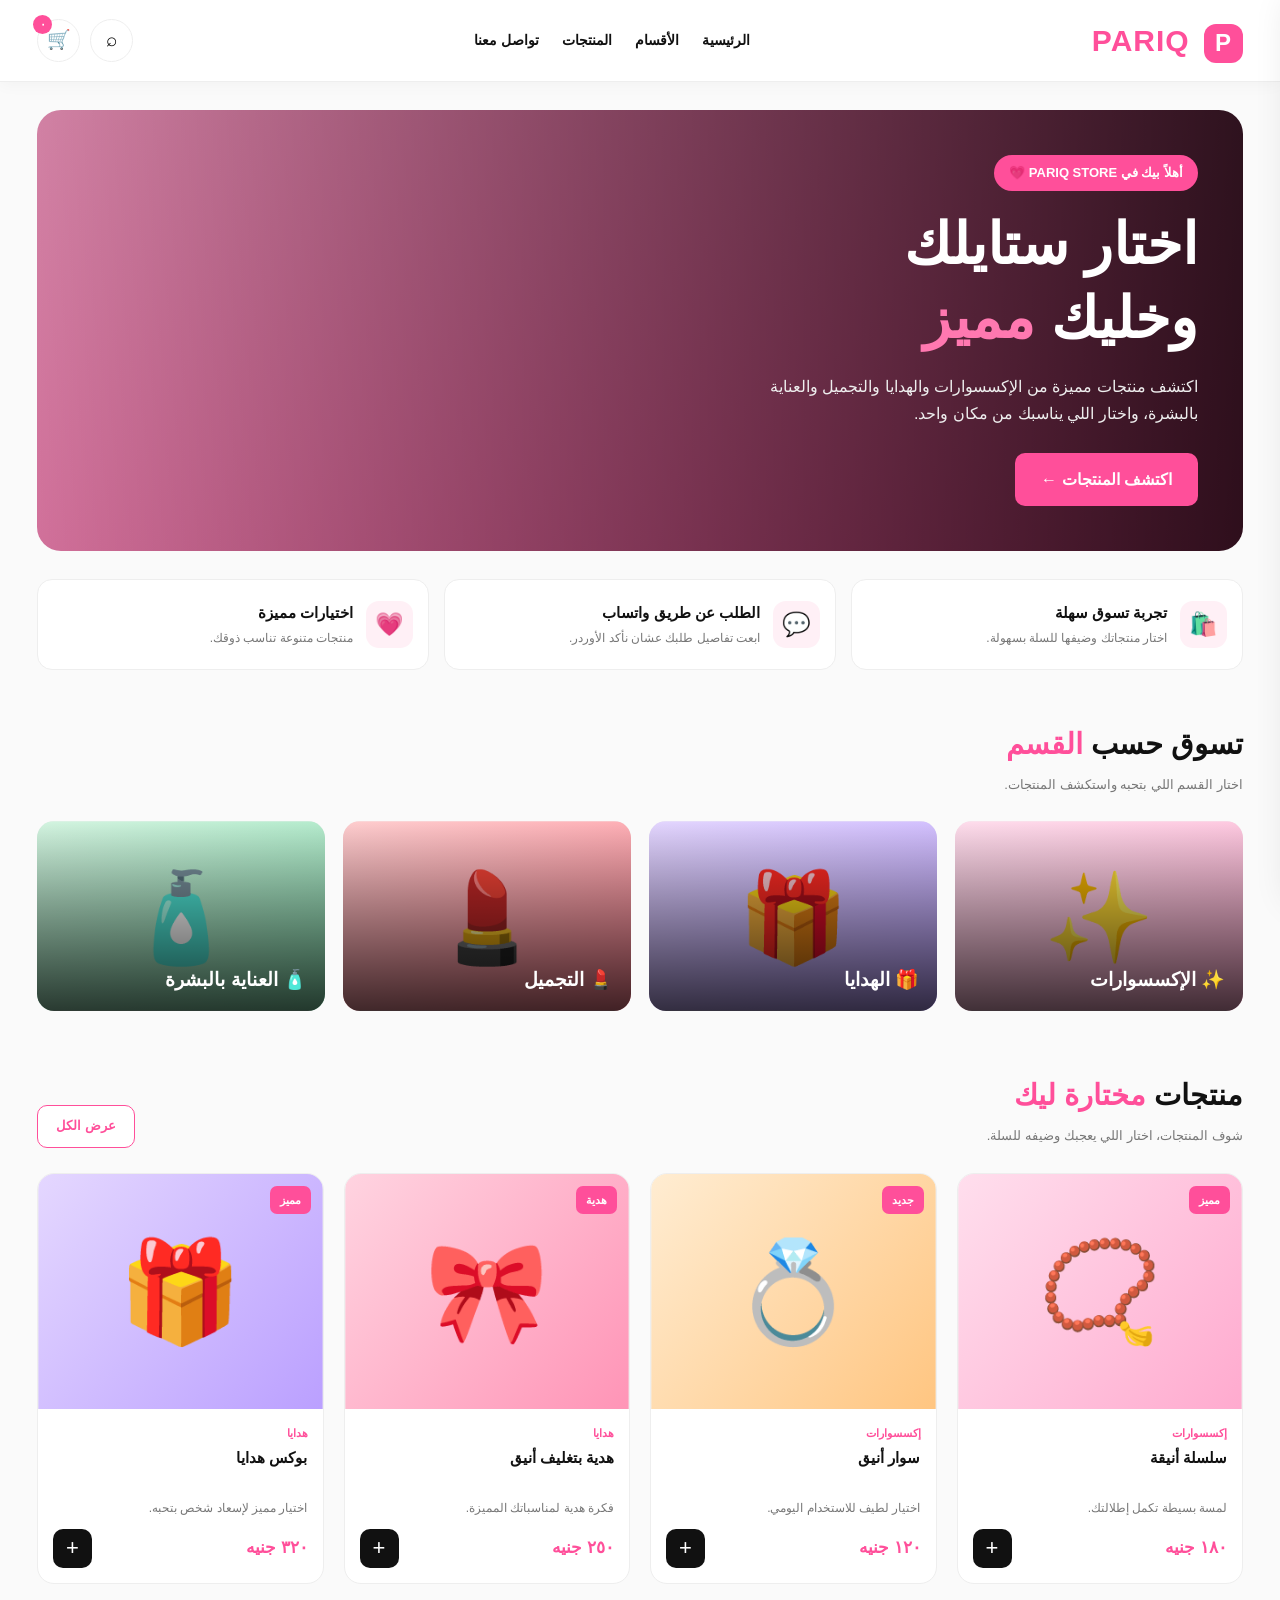
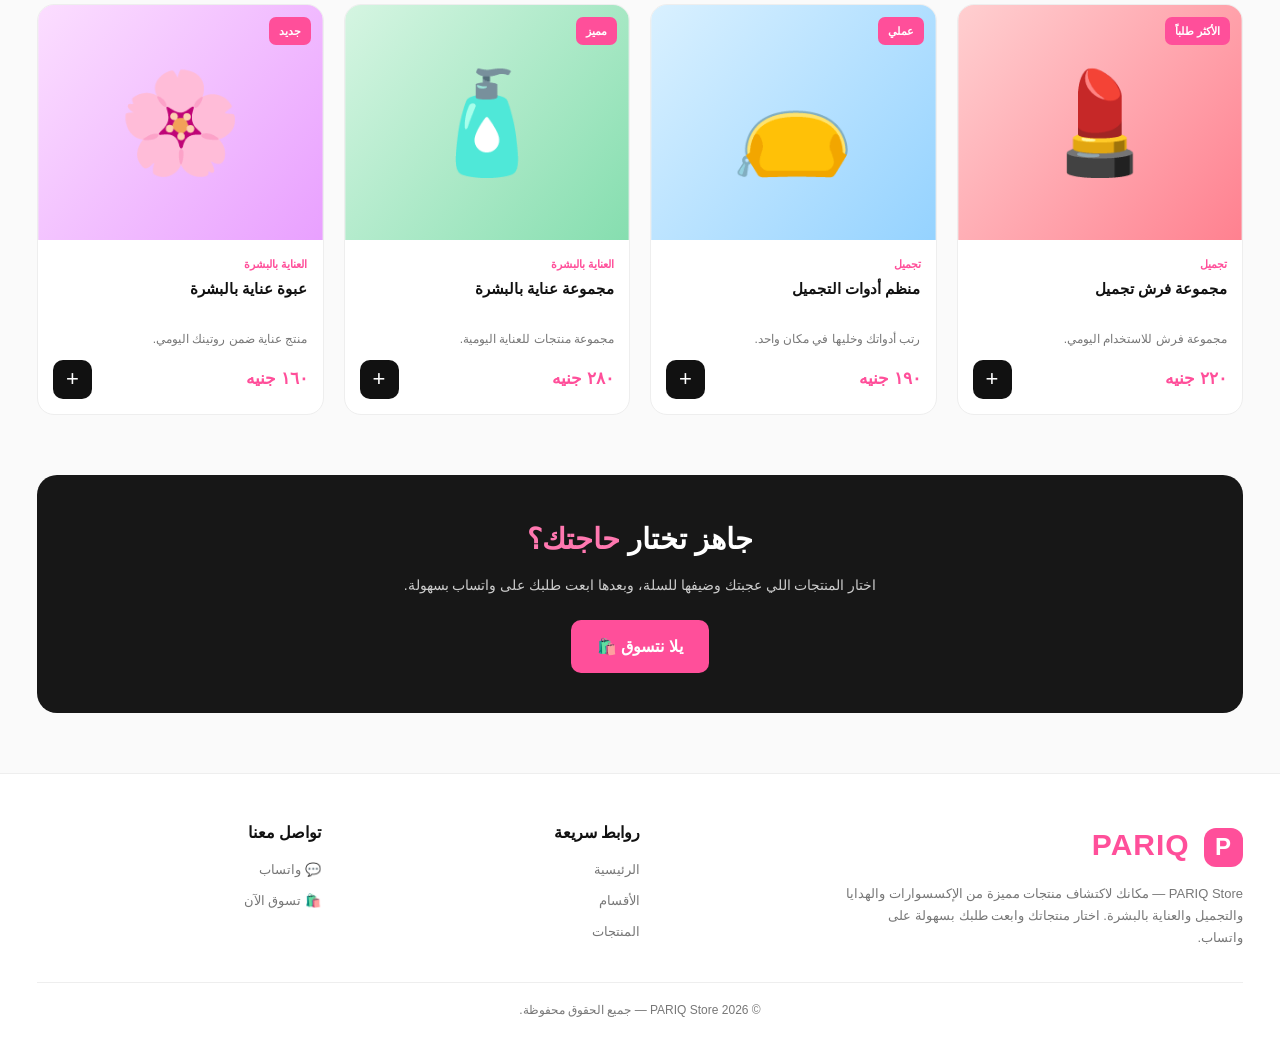
<file: index-7.html>
<!DOCTYPE html>
<html lang="ar" dir="rtl">
<head>
<meta charset="UTF-8">
<meta name="viewport" content="width=device-width, initial-scale=1.0">
<title>PARIQ Store | اختار اللي بتحبه</title>
<meta name="description" content="اكتشف أحدث الإكسسوارات والهدايا ومنتجات التجميل والعناية بالبشرة من PARIQ Store.">
<style>
:root{--pink:#ff4f9a;--pink-light:#fff0f6;--black:#111;--gray:#777;--bg:#fafafa;--border:#eee;--green:#25d366}
*{margin:0;padding:0;box-sizing:border-box}
html{scroll-behavior:smooth}
body{font-family:Arial,Tahoma,sans-serif;background:var(--bg);color:var(--black);line-height:1.7}
body.no-scroll{overflow:hidden}
button,input{font:inherit}
button{cursor:pointer}
a{text-decoration:none;color:inherit}
img{display:block;width:100%}
header{position:sticky;top:0;z-index:100;background:#fff;border-bottom:1px solid var(--border);box-shadow:0 3px 15px rgba(0,0,0,.035)}
.header-container{max-width:1250px;margin:auto;padding:15px 22px;display:flex;justify-content:space-between;align-items:center;gap:20px}
.logo{color:var(--pink);font-size:30px;font-weight:900;letter-spacing:1px;white-space:nowrap}
.logo span{display:inline-flex;align-items:center;justify-content:center;width:39px;height:39px;margin-left:5px;border-radius:12px;background:var(--pink);color:#fff;font-size:24px}
nav{display:flex;align-items:center;gap:23px}
nav a{font-size:14px;font-weight:700;transition:.2s}
nav a:hover{color:var(--pink)}
.header-actions{display:flex;align-items:center;gap:10px}
.icon-btn{position:relative;width:43px;height:43px;display:flex;justify-content:center;align-items:center;background:#fff;border:1px solid var(--border);border-radius:50%;font-size:19px;transition:.2s}
.icon-btn:hover{background:var(--pink-light);color:var(--pink);border-color:var(--pink)}
.cart-count{position:absolute;top:-5px;left:-5px;min-width:19px;height:19px;padding:0 4px;display:flex;align-items:center;justify-content:center;background:var(--pink);color:#fff;border-radius:50px;font-size:11px;font-weight:700}
.hero{max-width:1250px;margin:28px auto;padding:0 22px}
.hero-inner{min-height:440px;overflow:hidden;border-radius:24px;display:flex;align-items:center;background:linear-gradient(270deg,rgba(0,0,0,.82),rgba(0,0,0,.18)),url("https://loremflickr.com/1600/800/flowers,pink?lock=99") center/cover,linear-gradient(135deg,#ff9ec8,#ff4f9a)}
.hero-content{max-width:600px;padding:45px;color:#fff}
.hero-label{display:inline-block;padding:7px 15px;margin-bottom:16px;background:var(--pink);border-radius:50px;font-size:13px;font-weight:700}
.hero h1{font-size:clamp(32px,5vw,57px);line-height:1.3;margin-bottom:18px;font-weight:900}
.hero h1 span{color:#ff78b0}
.hero p{max-width:440px;margin-bottom:25px;color:#eee;font-size:16px}
.primary-btn{display:inline-flex;align-items:center;justify-content:center;padding:13px 26px;border:none;border-radius:10px;background:var(--pink);color:#fff;font-weight:700;transition:.25s}
.primary-btn:hover{background:#eb3584;transform:translateY(-2px)}
.benefits{max-width:1250px;margin:25px auto 50px;padding:0 22px;display:grid;grid-template-columns:repeat(3,1fr);gap:15px}
.benefit{background:#fff;border:1px solid var(--border);border-radius:15px;padding:20px 15px;display:flex;align-items:center;gap:13px}
.benefit-icon{width:47px;height:47px;flex-shrink:0;display:flex;justify-content:center;align-items:center;border-radius:13px;background:var(--pink-light);font-size:23px}
.benefit h3{font-size:15px;margin-bottom:3px}
.benefit p{font-size:12px;color:var(--gray)}
.section{max-width:1250px;margin:0 auto 60px;padding:0 22px}
.section-heading{display:flex;justify-content:space-between;align-items:flex-end;gap:15px;margin-bottom:25px}
.section-heading h2{font-size:29px;font-weight:900}
.section-heading h2 span{color:var(--pink)}
.section-heading p{color:var(--gray);font-size:13px;margin-top:5px}
.show-all{padding:9px 18px;border:1px solid var(--pink);border-radius:10px;background:#fff;color:var(--pink);font-weight:700;font-size:13px;white-space:nowrap}
.show-all:hover{background:var(--pink);color:#fff}
.categories{display:grid;grid-template-columns:repeat(4,1fr);gap:18px}
.category-card{position:relative;overflow:hidden;height:190px;border-radius:17px;background:#eee}
.category-card img{height:100%;object-fit:cover;transition:transform .4s}
.category-card:hover img{transform:scale(1.08)}
.category-card::after{content:"";position:absolute;inset:0;background:linear-gradient(transparent,rgba(0,0,0,.75))}
.category-title{position:absolute;z-index:1;right:18px;bottom:15px;color:#fff;font-size:19px;font-weight:700}
.products{display:grid;grid-template-columns:repeat(4,minmax(0,1fr));gap:20px}
.product-card{overflow:hidden;background:#fff;border:1px solid var(--border);border-radius:17px;transition:.25s}
.product-card:hover{transform:translateY(-5px);box-shadow:0 10px 30px rgba(0,0,0,.07)}
.product-image{position:relative;height:235px;background:#f1f1f1;overflow:hidden}
.product-image img{height:100%;object-fit:cover;transition:.35s}
.product-card:hover .product-image img{transform:scale(1.05)}
.product-tag{position:absolute;top:12px;right:12px;padding:5px 10px;border-radius:7px;background:var(--pink);color:#fff;font-size:11px;font-weight:700}
.product-info{padding:15px}
.product-category{color:var(--pink);font-size:11px;font-weight:700;margin-bottom:4px}
.product-name{min-height:47px;font-size:15px;font-weight:700;line-height:1.6}
.product-description{color:var(--gray);font-size:12px;margin:5px 0 10px}
.product-bottom{display:flex;justify-content:space-between;align-items:center;gap:8px;margin-top:10px}
.product-price{color:var(--pink);font-size:17px;font-weight:900;white-space:nowrap}
.add-btn{width:39px;height:39px;flex-shrink:0;border:none;border-radius:10px;background:var(--black);color:#fff;font-size:22px;transition:.2s}
.add-btn:hover{background:var(--pink);transform:scale(1.05)}
.empty-products{grid-column:1/-1;padding:30px;text-align:center;color:var(--gray)}
.newsletter{max-width:1206px;margin:0 auto 60px;padding:40px 25px;border-radius:20px;background:#171717;color:#fff;text-align:center}
.newsletter h2{font-size:29px;margin-bottom:10px}
.newsletter h2 span{color:#ff78b0}
.newsletter p{color:#ccc;font-size:14px;margin-bottom:22px}
footer{padding:45px 22px 20px;background:#fff;border-top:1px solid var(--border)}
.footer-container{max-width:1206px;margin:auto;display:grid;grid-template-columns:2fr 1fr 1fr;gap:35px}
.footer-about p{max-width:400px;color:var(--gray);font-size:13px;margin-top:13px}
.footer-column h3{margin-bottom:13px;font-size:16px}
.footer-column a{display:block;margin-bottom:9px;color:var(--gray);font-size:13px}
.footer-column a:hover{color:var(--pink)}
.footer-bottom{max-width:1206px;margin:30px auto 0;padding-top:17px;border-top:1px solid var(--border);text-align:center;color:var(--gray);font-size:12px}
.overlay{position:fixed;inset:0;z-index:200;background:rgba(0,0,0,.48);opacity:0;visibility:hidden;transition:.25s}
.overlay.show{opacity:1;visibility:visible}
.cart-panel{position:fixed;top:0;right:0;z-index:201;width:420px;max-width:100%;height:100%;display:flex;flex-direction:column;background:#fff;transform:translateX(105%);transition:transform .3s ease;box-shadow:-10px 0 35px rgba(0,0,0,.12)}
.cart-panel.open{transform:translateX(0)}
.cart-header{display:flex;justify-content:space-between;align-items:center;padding:20px;border-bottom:1px solid var(--border)}
.cart-header h2{font-size:21px}
.close-cart{width:37px;height:37px;border:none;border-radius:50%;background:#f4f4f4;font-size:22px}
.close-cart:hover{background:var(--pink-light);color:var(--pink)}
.cart-items{flex:1;overflow-y:auto;padding:15px}
.empty-cart{padding:55px 15px;text-align:center;color:var(--gray)}
.empty-icon{font-size:45px;margin-bottom:10px}
.cart-item{display:grid;grid-template-columns:75px 1fr;gap:13px;padding:13px 0;border-bottom:1px solid var(--border)}
.cart-item img{width:75px;height:85px;object-fit:cover;border-radius:10px;background:#f4f4f4}
.cart-item-name{font-size:14px;font-weight:700;margin-bottom:4px}
.cart-item-price{color:var(--pink);font-size:13px;font-weight:700}
.cart-item-controls{display:flex;align-items:center;justify-content:space-between;margin-top:8px;gap:10px}
.quantity-controls{display:flex;align-items:center;gap:12px}
.quantity-controls button{width:27px;height:27px;border:1px solid var(--border);background:#fff;border-radius:7px;font-weight:700}
.quantity-controls button:hover{color:var(--pink);border-color:var(--pink)}
.remove-item{border:none;background:none;color:#e04444;font-size:12px}
.cart-footer{padding:18px;border-top:1px solid var(--border)}
.summary-row{display:flex;justify-content:space-between;margin-bottom:9px;font-size:14px}
.summary-row.total{margin-top:13px;padding-top:13px;border-top:1px solid var(--border);font-size:18px;font-weight:900}
.summary-row.total span:last-child{color:var(--pink)}
.shipping-note{color:var(--gray);font-size:11px;margin:10px 0}
.checkout-btn{width:100%;padding:14px;border:none;border-radius:11px;background:var(--green);color:#fff;font-size:15px;font-weight:700;transition:.2s}
.checkout-btn:hover{background:#1fb956}
.checkout-btn:disabled{background:#bdbdbd;cursor:not-allowed}
.search-box{display:none;padding:12px 22px 18px;border-top:1px solid var(--border);background:#fff}
.search-box.show{display:block}
.search-box input{display:block;width:100%;max-width:700px;margin:auto;padding:12px 15px;border:1px solid #ddd;border-radius:10px;outline:none}
.search-box input:focus{border-color:var(--pink)}
@media(max-width:900px){
nav{gap:12px}nav a{font-size:12px}
.products{grid-template-columns:repeat(3,minmax(0,1fr))}
.categories{grid-template-columns:repeat(2,1fr)}
.product-image{height:210px}}
@media(max-width:600px){
.header-container{padding:12px 14px;gap:8px}
.logo{font-size:23px}
.logo span{width:33px;height:33px;font-size:20px}
nav{display:none}
.header-actions{gap:7px}
.icon-btn{width:38px;height:38px;font-size:17px}
.hero{margin:18px auto;padding:0 13px}
.hero-inner{min-height:360px;border-radius:17px}
.hero-content{padding:25px 20px}
.hero h1{font-size:34px}
.hero p{font-size:13px}
.benefits{padding:0 13px;grid-template-columns:1fr;gap:10px;margin-bottom:40px}
.benefit{padding:13px}
.section{padding:0 13px;margin-bottom:45px}
.section-heading h2{font-size:23px}
.categories{gap:11px}
.category-card{height:145px}
.category-title{right:12px;bottom:10px;font-size:15px}
.products{grid-template-columns:repeat(2,minmax(0,1fr));gap:11px}
.product-image{height:175px}
.product-info{padding:11px}
.product-name{font-size:13px;min-height:42px}
.product-description{font-size:11px}
.product-price{font-size:14px}
.add-btn{width:34px;height:34px}
.newsletter{margin:0 13px 40px;padding:30px 17px}
.newsletter h2{font-size:23px}
.footer-container{grid-template-columns:1fr 1fr;gap:25px}
.footer-about{grid-column:1/-1}
footer{padding:35px 17px 18px}}
</style>
</head>
<body>

<header>
  <div class="header-container">
    <a href="#" class="logo" aria-label="PARIQ Store"><span>P</span> PARIQ</a>
    <nav>
      <a href="#">الرئيسية</a>
      <a href="#categories">الأقسام</a>
      <a href="#products">المنتجات</a>
      <a href="#contact">تواصل معنا</a>
    </nav>
    <div class="header-actions">
      <button class="icon-btn" id="searchToggle" aria-label="بحث">⌕</button>
      <button class="icon-btn" id="cartToggle" aria-label="السلة">🛒<span class="cart-count" id="cartCount">0</span></button>
    </div>
  </div>
  <div class="search-box" id="searchBox">
    <input type="search" id="searchInput" placeholder="دور على المنتج اللي بتحبه..." aria-label="ابحث عن المنتجات">
  </div>
</header>

<section class="hero">
  <div class="hero-inner">
    <div class="hero-content">
      <span class="hero-label">أهلاً بيك في PARIQ STORE 💗</span>
      <h1>اختار ستايلك<br>وخليك <span>مميز</span></h1>
      <p>اكتشف منتجات مميزة من الإكسسوارات والهدايا والتجميل والعناية بالبشرة، واختار اللي يناسبك من مكان واحد.</p>
      <a href="#products" class="primary-btn">اكتشف المنتجات ←</a>
    </div>
  </div>
</section>

<section class="benefits">
  <div class="benefit"><div class="benefit-icon">🛍️</div><div><h3>تجربة تسوق سهلة</h3><p>اختار منتجاتك وضيفها للسلة بسهولة.</p></div></div>
  <div class="benefit"><div class="benefit-icon">💬</div><div><h3>الطلب عن طريق واتساب</h3><p>ابعت تفاصيل طلبك عشان نأكد الأوردر.</p></div></div>
  <div class="benefit"><div class="benefit-icon">💗</div><div><h3>اختيارات مميزة</h3><p>منتجات متنوعة تناسب ذوقك.</p></div></div>
</section>

<section class="section" id="categories">
  <div class="section-heading">
    <div>
      <h2>تسوق حسب <span>القسم</span></h2>
      <p>اختار القسم اللي بتحبه واستكشف المنتجات.</p>
    </div>
  </div>
  <div class="categories">
    <a href="#products" class="category-card" data-category="accessories"><img src="[data-uri]" alt="إكسسوارات" loading="lazy"><span class="category-title">✨ الإكسسوارات</span></a>
    <a href="#products" class="category-card" data-category="gifts"><img src="[data-uri]" alt="هدايا" loading="lazy"><span class="category-title">🎁 الهدايا</span></a>
    <a href="#products" class="category-card" data-category="beauty"><img src="[data-uri]" alt="منتجات التجميل" loading="lazy"><span class="category-title">💄 التجميل</span></a>
    <a href="#products" class="category-card" data-category="skincare"><img src="[data-uri]" alt="العناية بالبشرة" loading="lazy"><span class="category-title">🧴 العناية بالبشرة</span></a>
  </div>
</section>

<section class="section" id="products">
  <div class="section-heading">
    <div>
      <h2>منتجات <span>مختارة ليك</span></h2>
      <p>شوف المنتجات، اختار اللي يعجبك وضيفه للسلة.</p>
    </div>
    <button class="show-all" id="showAll">عرض الكل</button>
  </div>
  <div class="products" id="productsGrid"></div>
</section>

<section class="newsletter">
  <h2>جاهز تختار <span>حاجتك؟</span></h2>
  <p>اختار المنتجات اللي عجبتك وضيفها للسلة، وبعدها ابعت طلبك على واتساب بسهولة.</p>
  <a href="#products" class="primary-btn">يلا نتسوق 🛍️</a>
</section>

<footer id="contact">
  <div class="footer-container">
    <div class="footer-about">
      <a href="#" class="logo"><span>P</span> PARIQ</a>
      <p>PARIQ Store — مكانك لاكتشاف منتجات مميزة من الإكسسوارات والهدايا والتجميل والعناية بالبشرة. اختار منتجاتك وابعت طلبك بسهولة على واتساب.</p>
    </div>
    <div class="footer-column">
      <h3>روابط سريعة</h3>
      <a href="#">الرئيسية</a>
      <a href="#categories">الأقسام</a>
      <a href="#products">المنتجات</a>
    </div>
    <div class="footer-column">
      <h3>تواصل معنا</h3>
      <a href="https://wa.me/201201241122" target="_blank" rel="noopener noreferrer">💬 واتساب</a>
      <a href="#products">🛍️ تسوق الآن</a>
    </div>
  </div>
  <div class="footer-bottom">© <span id="currentYear"></span> PARIQ Store — جميع الحقوق محفوظة.</div>
</footer>

<div class="overlay" id="overlay"></div>

<aside class="cart-panel" id="cartPanel" aria-label="سلة المشتريات" aria-hidden="true">
  <div class="cart-header">
    <h2>🛒 سلة مشترياتك</h2>
    <button class="close-cart" id="closeCart" aria-label="إغلاق السلة">×</button>
  </div>
  <div class="cart-items" id="cartItems"></div>
  <div class="cart-footer">
    <div class="summary-row"><span>مجموع المنتجات</span><span id="subtotal">0 جنيه</span></div>
    <div class="summary-row"><span>الشحن</span><span id="shipping">0 جنيه</span></div>
    <div class="summary-row total"><span>الإجمالي</span><span id="total">0 جنيه</span></div>
    <p class="shipping-note">تكلفة الشحن المحسوبة 70 جنيه، ويُرجى تأكيدها عند التواصل.</p>
    <button class="checkout-btn" id="checkoutBtn" disabled>ابعت طلبك على واتساب 🚀</button>
  </div>
</aside>

<script>
const WHATSAPP_NUMBER = "201201241122";
const SHIPPING_COST = 70;

const placeholder = (emoji, c1, c2, w = 400, h = 470) =>
  "data:image/svg+xml;charset=utf-8," + encodeURIComponent(
    `<svg xmlns='http://www.w3.org/2000/svg' viewBox='0 0 ${w} ${h}'><defs><linearGradient id='g' x1='0' y1='0' x2='1' y2='1'><stop offset='0' stop-color='${c1}'/><stop offset='1' stop-color='${c2}'/></linearGradient></defs><rect width='${w}' height='${h}' fill='url(#g)'/><text x='${w/2}' y='${h/2+50}' font-size='140' text-anchor='middle'>${emoji}</text></svg>`);

// غيّر الأسماء والأسعار والصور حسب منتجاتك
const products = [
  {id:1,name:"سلسلة أنيقة",category:"accessories",categoryName:"إكسسوارات",price:180,description:"لمسة بسيطة تكمل إطلالتك.",image:"https://loremflickr.com/600/700/necklace,jewelry?lock=1",fallback:placeholder("📿","#ffe3f0","#ffa6cc"),tag:"مميز"},
  {id:2,name:"سوار أنيق",category:"accessories",categoryName:"إكسسوارات",price:120,description:"اختيار لطيف للاستخدام اليومي.",image:"https://loremflickr.com/600/700/bracelet,jewelry?lock=2",fallback:placeholder("💍","#fff0d9","#ffc27a"),tag:"جديد"},
  {id:3,name:"هدية بتغليف أنيق",category:"gifts",categoryName:"هدايا",price:250,description:"فكرة هدية لمناسباتك المميزة.",image:"https://loremflickr.com/600/700/gift,wrapped?lock=3",fallback:placeholder("🎀","#ffd9e4","#ff8fb3"),tag:"هدية"},
  {id:4,name:"بوكس هدايا",category:"gifts",categoryName:"هدايا",price:320,description:"اختيار مميز لإسعاد شخص بتحبه.",image:"https://loremflickr.com/600/700/giftbox,present?lock=4",fallback:placeholder("🎁","#e8dcff","#b79bff"),tag:"مميز"},
  {id:5,name:"مجموعة فرش تجميل",category:"beauty",categoryName:"تجميل",price:220,description:"مجموعة فرش للاستخدام اليومي.",image:"https://loremflickr.com/600/700/makeup,brushes?lock=5",fallback:placeholder("💄","#ffd6d6","#ff7a8a"),tag:"الأكثر طلباً"},
  {id:6,name:"منظم أدوات التجميل",category:"beauty",categoryName:"تجميل",price:190,description:"رتب أدواتك وخليها في مكان واحد.",image:"https://loremflickr.com/600/700/makeup,cosmetics?lock=6",fallback:placeholder("👝","#dff3ff","#8fd0ff"),tag:"عملي"},
  {id:7,name:"مجموعة عناية بالبشرة",category:"skincare",categoryName:"العناية بالبشرة",price:280,description:"مجموعة منتجات للعناية اليومية.",image:"https://loremflickr.com/600/700/skincare,cream?lock=7",fallback:placeholder("🧴","#dcf7e6","#7fdcab"),tag:"مميز"},
  {id:8,name:"عبوة عناية بالبشرة",category:"skincare",categoryName:"العناية بالبشرة",price:160,description:"منتج عناية ضمن روتينك اليومي.",image:"https://loremflickr.com/600/700/skincare,serum?lock=8",fallback:placeholder("🌸","#fde3ff","#e79bff"),tag:"جديد"}
];

let cart = [];
const $ = id => document.getElementById(id);
const productsGrid = $("productsGrid"), cartPanel = $("cartPanel"), cartItems = $("cartItems"),
      cartCount = $("cartCount"), overlay = $("overlay"), checkoutBtn = $("checkoutBtn"),
      searchInput = $("searchInput"), searchBox = $("searchBox");

const esc = s => String(s).replace(/[&<>"']/g, c => ({"&":"&amp;","<":"&lt;",">":"&gt;",'"':"&quot;","'":"&#39;"}[c]));
const formatPrice = n => new Intl.NumberFormat("ar-EG").format(n);

function renderProducts(list = products) {
  if (!list.length) {
    productsGrid.innerHTML = '<div class="empty-products">مفيش منتجات مطابقة للبحث حالياً 🔎</div>';
    return;
  }
  productsGrid.innerHTML = list.map(p => `
    <article class="product-card">
      <div class="product-image">
        <img src="${esc(p.image)}" alt="${esc(p.name)}" loading="lazy">
        <span class="product-tag">${esc(p.tag)}</span>
      </div>
      <div class="product-info">
        <div class="product-category">${esc(p.categoryName)}</div>
        <h3 class="product-name">${esc(p.name)}</h3>
        <p class="product-description">${esc(p.description)}</p>
        <div class="product-bottom">
          <span class="product-price">${formatPrice(p.price)} جنيه</span>
          <button class="add-btn" data-add="${p.id}" aria-label="أضف ${esc(p.name)} للسلة" title="أضف للسلة">+</button>
        </div>
      </div>
    </article>`).join("");
}

function addToCart(id) {
  const product = products.find(p => p.id === Number(id));
  if (!product) return;
  const existing = cart.find(i => i.id === product.id);
  if (existing) existing.qty++;
  else cart.push({...product, qty: 1});
  renderCart();
  openCart();
}

function changeQuantity(id, change) {
  const item = cart.find(p => p.id === Number(id));
  if (!item) return;
  item.qty += change;
  if (item.qty <= 0) cart = cart.filter(p => p.id !== Number(id));
  renderCart();
}

function removeFromCart(id) {
  cart = cart.filter(p => p.id !== Number(id));
  renderCart();
}

const calculateSubtotal = () => cart.reduce((s, i) => s + i.price * i.qty, 0);
const calculateShipping = sub => sub === 0 ? 0 : SHIPPING_COST;

function renderCart() {
  cartCount.textContent = formatPrice(cart.reduce((s, i) => s + i.qty, 0));
  const subtotal = calculateSubtotal(), shipping = calculateShipping(subtotal);
  $("subtotal").textContent = formatPrice(subtotal) + " جنيه";
  $("shipping").textContent = formatPrice(shipping) + " جنيه";
  $("total").textContent = formatPrice(subtotal + shipping) + " جنيه";
  checkoutBtn.disabled = cart.length === 0;

  if (!cart.length) {
    cartItems.innerHTML = '<div class="empty-cart"><div class="empty-icon">🛍️</div><h3>سلتك لسه فاضية!</h3><p>اختار المنتجات اللي عجبتك وابدأ التسوق.</p></div>';
    return;
  }
  cartItems.innerHTML = cart.map(item => `
    <div class="cart-item">
      <img src="${esc(item.image)}" alt="${esc(item.name)}">
      <div>
        <div class="cart-item-name">${esc(item.name)}</div>
        <div class="cart-item-price">${formatPrice(item.price * item.qty)} جنيه</div>
        <div class="cart-item-controls">
          <div class="quantity-controls">
            <button data-quantity="-1" data-id="${item.id}" aria-label="تقليل الكمية">−</button>
            <span>${formatPrice(item.qty)}</span>
            <button data-quantity="1" data-id="${item.id}" aria-label="زيادة الكمية">+</button>
          </div>
          <button class="remove-item" data-remove="${item.id}">حذف</button>
        </div>
      </div>
    </div>`).join("");
}

function openCart() {
  cartPanel.classList.add("open");
  overlay.classList.add("show");
  document.body.classList.add("no-scroll");
  cartPanel.setAttribute("aria-hidden", "false");
}
function closeCart() {
  cartPanel.classList.remove("open");
  overlay.classList.remove("show");
  document.body.classList.remove("no-scroll");
  cartPanel.setAttribute("aria-hidden", "true");
}

$("cartToggle").addEventListener("click", openCart);
$("closeCart").addEventListener("click", closeCart);
overlay.addEventListener("click", closeCart);

document.addEventListener("click", e => {
  const add = e.target.closest("[data-add]");
  if (add) return addToCart(add.dataset.add);
  const q = e.target.closest("[data-quantity]");
  if (q) return changeQuantity(q.dataset.id, Number(q.dataset.quantity));
  const rm = e.target.closest("[data-remove]");
  if (rm) removeFromCart(rm.dataset.remove);
});

$("searchToggle").addEventListener("click", () => {
  searchBox.classList.toggle("show");
  if (searchBox.classList.contains("show")) searchInput.focus();
  else { searchInput.value = ""; renderProducts(); }
});

searchInput.addEventListener("input", () => {
  const q = searchInput.value.trim().toLowerCase();
  renderProducts(products.filter(p =>
    p.name.toLowerCase().includes(q) ||
    p.categoryName.toLowerCase().includes(q) ||
    p.description.toLowerCase().includes(q)));
});

document.querySelectorAll("[data-category]").forEach(card => {
  card.addEventListener("click", () => {
    renderProducts(products.filter(p => p.category === card.dataset.category));
  });
});


const catPhotos = {accessories:"https://loremflickr.com/700/400/jewelry,accessories?lock=21",gifts:"https://loremflickr.com/700/400/gift,present?lock=22",beauty:"https://loremflickr.com/700/400/makeup,cosmetics?lock=23",skincare:"https://loremflickr.com/700/400/skincare,cream?lock=24"};
const catImgs = {accessories:["✨","#ffe3f0","#ffa6cc"],gifts:["🎁","#e8dcff","#b79bff"],beauty:["💄","#ffd6d6","#ff7a8a"],skincare:["🧴","#dcf7e6","#7fdcab"]};
document.querySelectorAll("[data-category]").forEach(c => {
  const [e,a,b] = catImgs[c.dataset.category];
  const img = c.querySelector("img");
  img.dataset.fb = placeholder(e,a,b,700,300);
  img.src = catPhotos[c.dataset.category];
});


// لو أي صورة ماتحملتش، يظهر بديل تلقائي
document.addEventListener("error", e => {
  const t = e.target;
  if (t.tagName !== "IMG" || t.dataset.failed) return;
  t.dataset.failed = "1";
  const p = products.find(x => x.name === t.alt);
  const fb = t.dataset.fb || (p && p.fallback);
  if (fb) t.src = fb;
}, true);

$("showAll").addEventListener("click", () => {
  searchInput.value = "";
  renderProducts();
});

function checkoutWhatsApp() {
  if (!cart.length) {
    alert("سلتك لسه فاضية! اختار المنتجات اللي عجبتك الأول 🛍️");
    return;
  }
  const subtotal = calculateSubtotal(), shipping = calculateShipping(subtotal), total = subtotal + shipping;
  const line = "━━━━━━━━━━━━━━━━━━\n";
  let m = "🔥✨ أهلاً PARIQ STORE! ✨🔥\nعندي أوردر جديد وعايز أأكد طلبي 🛍️💗\n\n";
  m += line + "📦 تفاصيل الأوردر:\n" + line + "\n";
  cart.forEach((item, i) => {
    m += `${i + 1}. ${item.name}\n`;
    m += `   🔢 الكمية: ${item.qty}\n`;
    m += `   💰 سعر القطعة: ${formatPrice(item.price)} جنيه\n`;
    m += `   🧾 الإجمالي: ${formatPrice(item.price * item.qty)} جنيه\n\n`;
  });
  m += line;
  m += `🛍️ مجموع المنتجات: ${formatPrice(subtotal)} جنيه\n`;
  m += `🚚 الشحن: ${formatPrice(shipping)} جنيه\n`;
  m += `💎 الإجمالي النهائي: ${formatPrice(total)} جنيه\n`;
  m += line + "\n";
  m += "❤️ ياريت تأكدولي توافر المنتجات والطلب.\n";
  m += "🚀 مستني تأكيد الأوردر، شكراً PARIQ STORE!\n\n";
  m += "📌 لو سمحتوا ابعتولي تفاصيل تأكيد الطلب والتوصيل.";
  window.open("https://wa.me/" + WHATSAPP_NUMBER + "?text=" + encodeURIComponent(m), "_blank", "noopener,noreferrer");
}
checkoutBtn.addEventListener("click", checkoutWhatsApp);

document.addEventListener("keydown", e => { if (e.key === "Escape") closeCart(); });

$("currentYear").textContent = new Date().getFullYear();
renderProducts();
renderCart();
</script>
</body>
</html>
</file>
